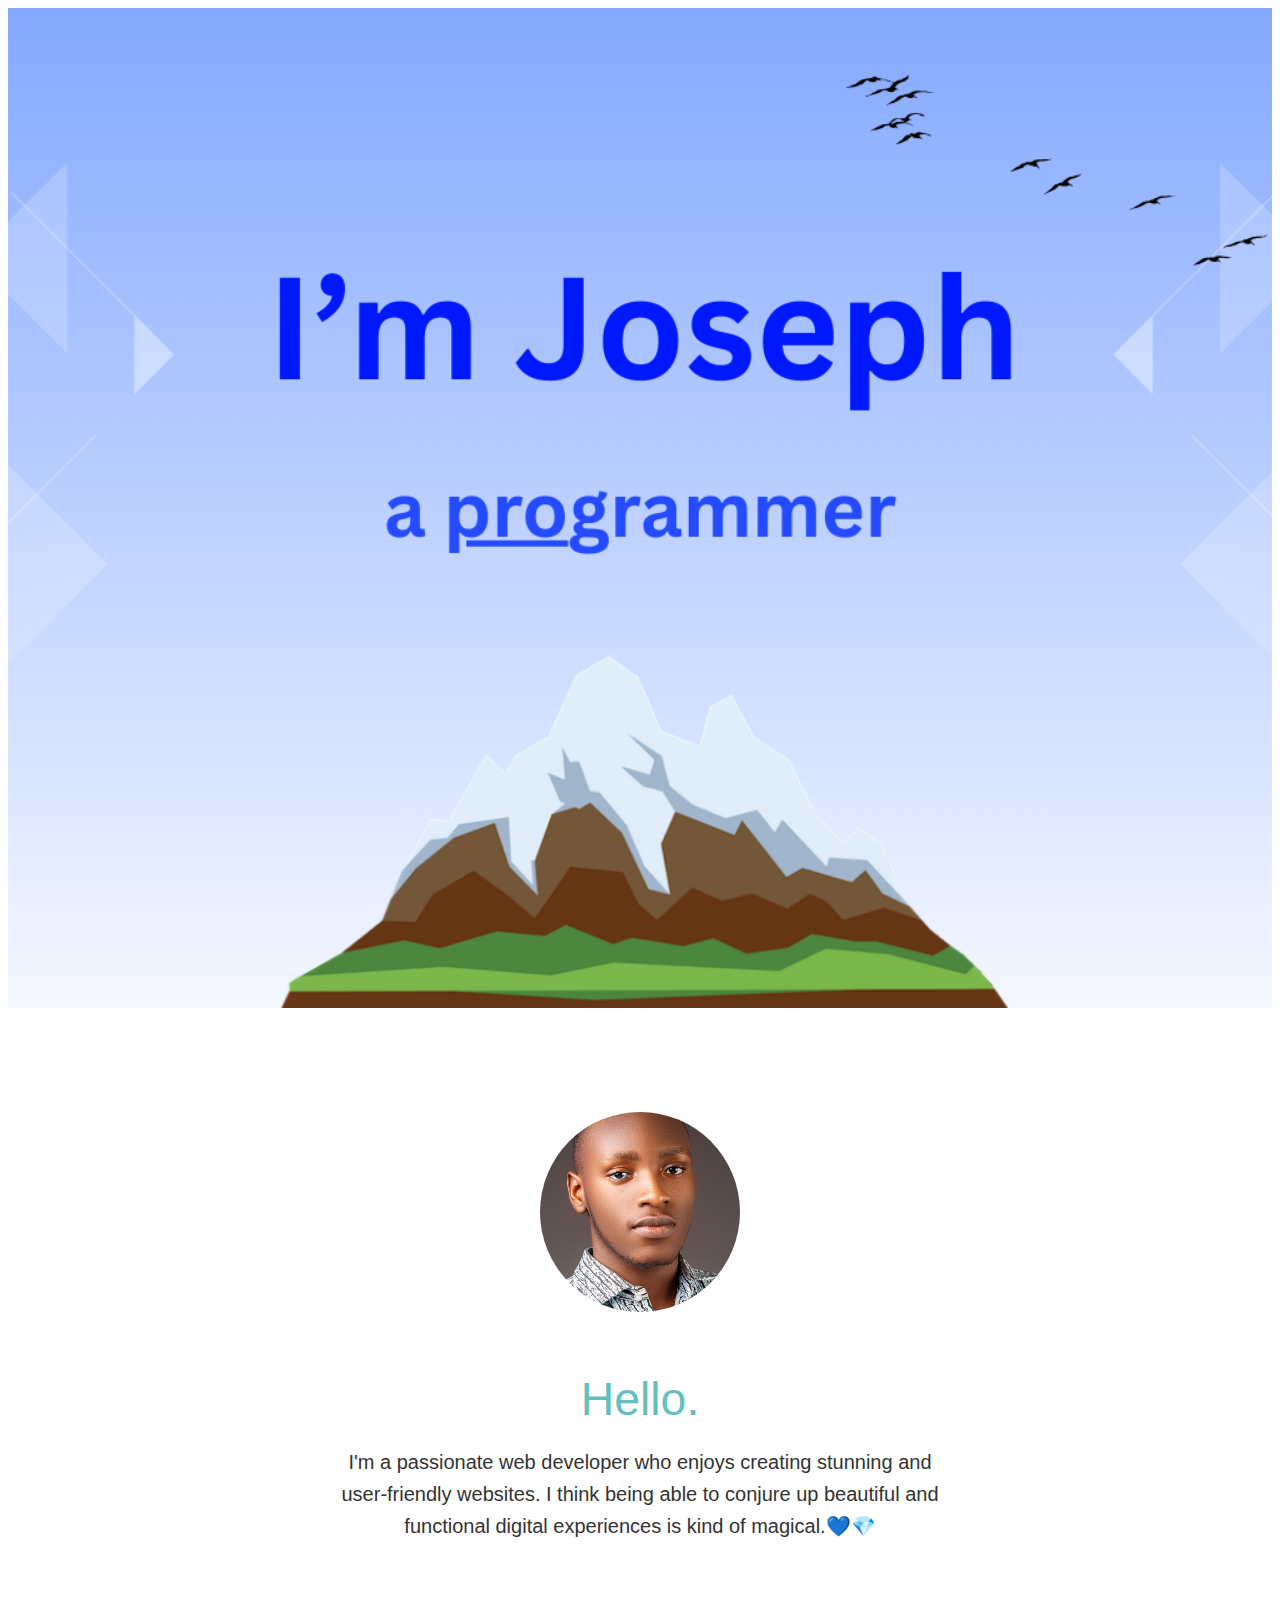
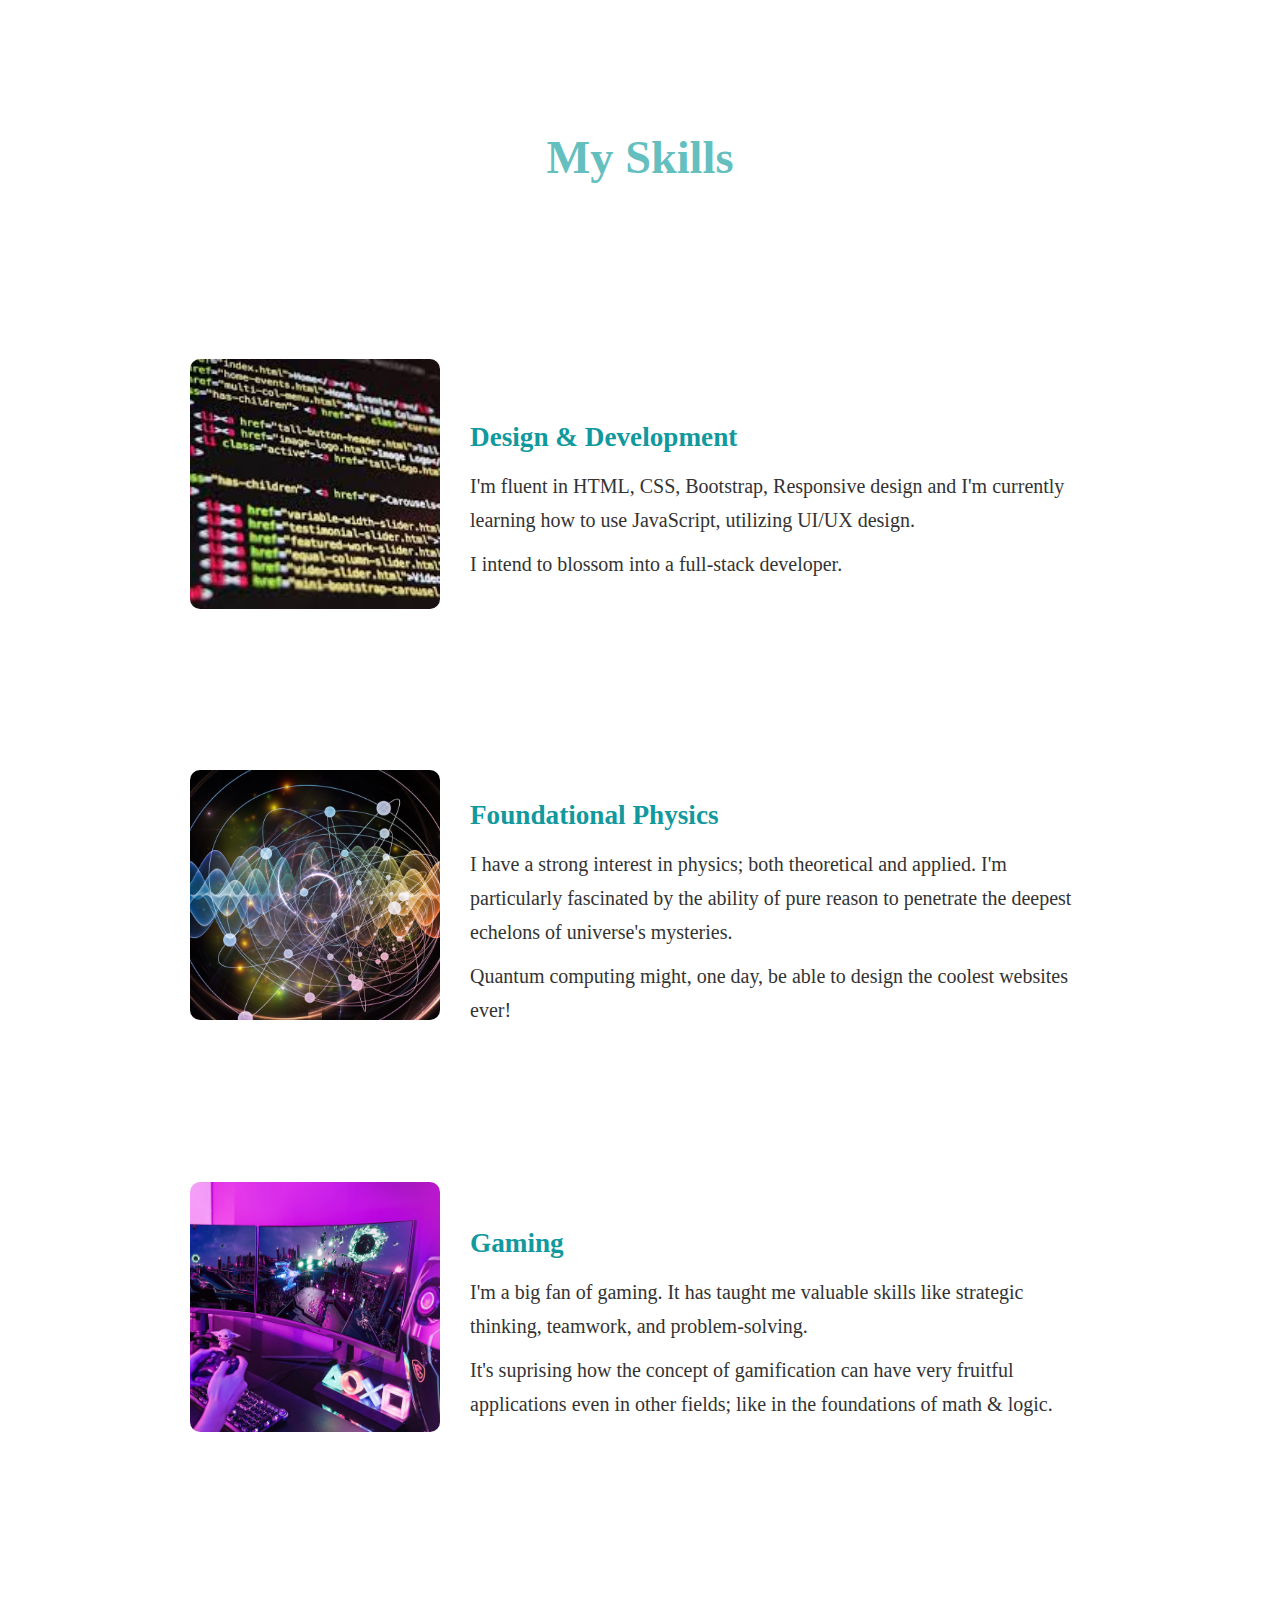
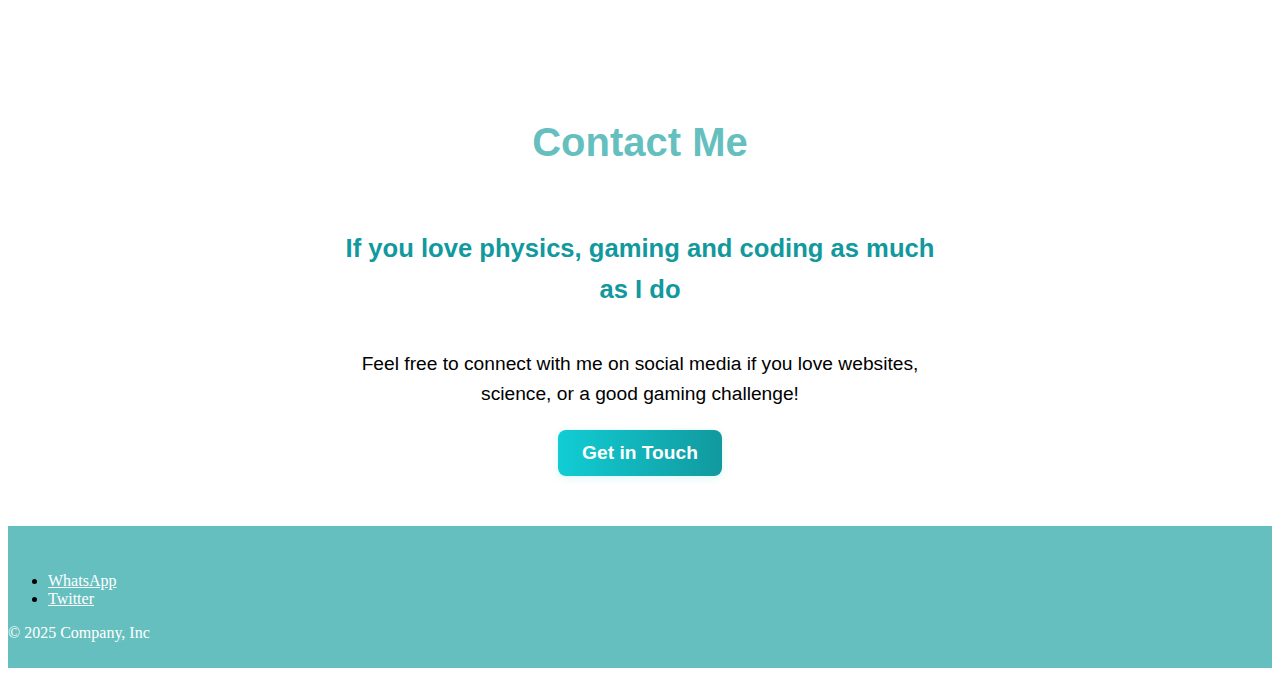
<file: index.html>
<!DOCTYPE html>
<html lang="en">

<head>
    <meta charset="UTF-8">
    <meta name="viewport" content="width=device-width, initial-scale=1.0">
    <title> I'm Joseph</title>

    <link rel="stylesheet" href="styles.css">

    <link href="https://cdn.jsdelivr.net/npm/bootstrap@5.3.8/dist/css/bootstrap.min.css" rel="stylesheet"
        integrity="sha384-sRIl4kxILFvY47J16cr9ZwB07vP4J8+LH7qKQnuqkuIAvNWLzeN8tE5YBujZqJLB" crossorigin="anonymous">
</head>


<body>

    <section id="hero">
        <img src="./I’m Joseph.png" alt="I'm Joseph" class="hero-image">
    </section>


    <section id="about">
        <div class="middle-container">
            <div class="profile">
                <img src="./Screenshot_20230121-164806.jpg" alt="Profile Picture" class="profile-image">
                <h2 class="profile-name">Hello.</h2>
                <p class="intro">I'm a passionate web developer who enjoys creating stunning and
                    user-friendly websites. I think being able to conjure up beautiful and functional
                    digital experiences is kind of magical.💙💎
                </p>
            </div>

            <div class="my-skills">
                <h2 class="skills-heading">My Skills</h2>
                <div class="container-coding">
                    <img src="./coding.jpg" alt="coding image" class="coding-img">
                    <div class="skills-text">
                        <h4 class="skills-title">Design & Development</h4>
                        <p class="skills-description">I'm fluent in HTML, CSS, Bootstrap, Responsive design
                            and I'm currently learning how to use JavaScript, utilizing UI/UX design.
                            <span class="next-line">I intend to blossom into a full-stack developer.</span>
                        </p>
                    </div>
                </div>

                <div class="container-coding">
                    <img src="./Quantum waves.png" alt="Quantum waves image" class="quantum-img">
                    <div class="skills-text">
                        <h4 class="skills-title">Foundational Physics</h4>
                        <p class="skills-description">I have a strong interest in physics; both theoretical
                            and applied. I'm particularly fascinated by the ability of pure reason to penetrate the
                            deepest echelons of universe's mysteries.
                            <span class="next-line">Quantum computing might, one day, be able to design the coolest websites ever!
                            </span>
                        </p>
                    </div>
                </div>

                <div class="container-coding">
                    <img src="./gaming setup.jpg" alt="Gaming setup image" class="gaming">
                    <div class="skills-text">
                        <h4 class="skills-title">Gaming</h4>
                        <p class="skills-description">I'm a big fan of gaming. It has taught me valuable skills like
                            strategic thinking, teamwork, and problem-solving.

                            <span class="next-line">It's suprising how the concept of gamification can have very fruitful
                                applications
                                even in other fields; like in the foundations of math & logic.</span>
                        </p>
                    </div>
                </div>
            </div>
        </div>
    </section>


    <section id="contact">
        <div class="contact-section">
            <h2 class="contact-heading">Contact Me</h2>
            <h5 class="prompt">If you love physics, gaming and coding as much as I do</h5>
            <p class="contact-description">
                Feel free to connect with me on social media if you love websites, science, or a good gaming challenge!
            </p>
            <a href="contact.html"><button class="contact-button">Get in Touch</button></a>
        </div>
    </section>


    <section id="footer">
        <footer class="py-3 my-4">
            <div class="bottom-container">
                <ul class="nav justify-content-center border-bottom pb-3 mb-3">
                    <li class="nav-item"><a href="https://wa.me/2349016755070" class="nav-link px-2 text-body-secondary">WhatsApp</a></li>
                    <li class="nav-item"><a href="https://x.com/FaladeJoseph7?t=rqIvjA-RMQjUrI1jjbra4Q&s=09" class="nav-link px-2 text-body-secondary">Twitter</a></li>
                </ul>
                <p class="text-center text-body-secondary">© 2025 Company, Inc</p>
            </div>
        </footer>
    </section>


    <script src="https://cdn.jsdelivr.net/npm/bootstrap@5.3.8/dist/js/bootstrap.bundle.min.js"
        integrity="sha384-FKyoEForCGlyvwx9Hj09JcYn3nv7wiPVlz7YYwJrWVcXK/BmnVDxM+D2scQbITxI"
        crossorigin="anonymous"></script>
</body>

</html>
</file>
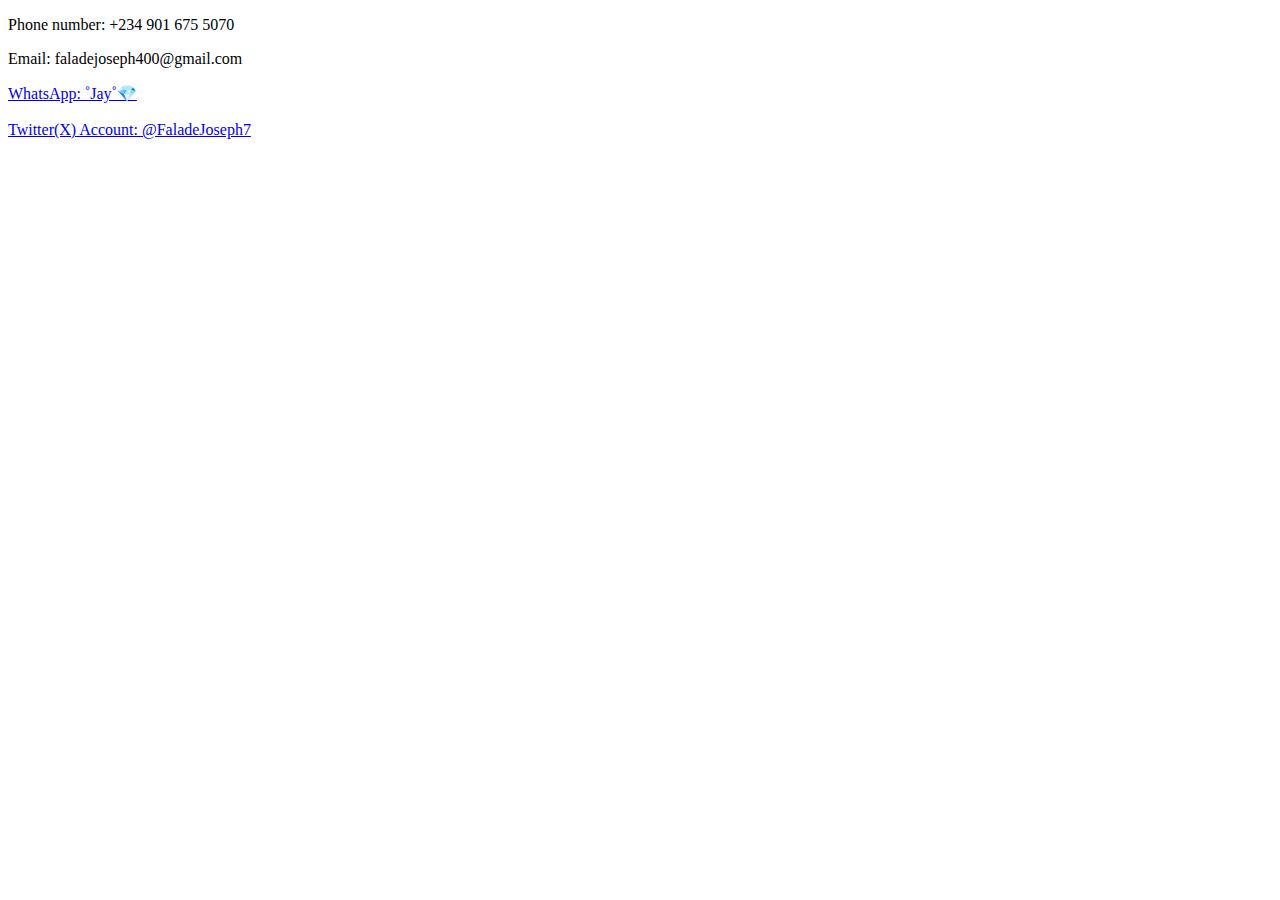
<file: contact.html>
<!DOCTYPE html>
<html lang="en">

<head>
    <meta charset="UTF-8">
    <meta name="viewport" content="width=device-width, initial-scale=1.0">
    <title>Contact</title>
</head>

<body>
    <p>Phone number: +234 901 675 5070</p>
    <p>Email: faladejoseph400@gmail.com</p>
    <a href="https://wa.me/2349016755070">WhatsApp: ˚Jay˚💎</a>
    <br/>
    <br/>
    <a href="https://x.com/FaladeJoseph7?t=rqIvjA-RMQjUrI1jjbra4Q&s=09">Twitter(X) Account: @FaladeJoseph7</a>
</body>

</html>
</file>
<file: styles.css>
@media (max-width: 900px) {
    .container-coding {
        flex-direction: column;
        align-items: center;
        max-width: 98vw;
        margin-top: 60px;
        gap: 20px;
    }

    .skills-text {
        max-width: 90vw;
        text-align: center;
        align-items: center;
        min-height: unset;
    }

    .coding-img,
    .quantum-img,
    .gaming {
        width: 60vw;
        max-width: 160px;
        height: auto;
    }

    .skills-description {
        text-align: center;
    }
}


.hero-image {
    height: 1000px;
    width: 100%;
    object-fit: cover;
}

.profile-image {
    display: block;
    margin: 0 auto;
    width: 200px;
    height: 200px;
    border-radius: 50%;
    object-fit: cover;
    margin-bottom: 60px;
}

.profile {
    display: block;
    margin: 0 auto;
    text-align: center;
    padding: 50px 20px;
    padding-top: 100px;
}

.profile-name {
    font-size: 2.9rem;
    color: #66bfbf;
    font-weight: 300;
    margin-bottom: 20px;
    font-family: 'Glacial Indifference', Arial, sans-serif;
}

.intro {
    font-size: 1.25rem;
    color: #333;
    text-align: center;
    max-width: 600px;
    margin: 0 auto;
    line-height: 1.6;
    font-family: 'Glacial Indifference', Arial, sans-serif;
}

.my-skills {
    display: flex;
    flex-direction: column;
    align-items: center;
    margin-top: 100px;
}

.skills-heading {
    font-size: 2.9rem;
    color: #66bfbf;
    text-align: center;
    margin-bottom: 20px;
}

.container-coding {
    display: flex;
    flex-direction: row;
    align-items: center;
    justify-content: center;
    gap: 30px;
    width: 100%;
    max-width: 900px;
    margin-top: 150px;
}

.coding-img,
.quantum-img,
.gaming {
    width: 250px;
    height: 250px;
    object-fit: cover;
    border-radius: 10px;
}

.skills-text {
    min-height: 260px;
    display: flex;
    flex-direction: column;
    justify-content: center;
    min-width: 180px;
    max-width: 650px;
}

.skills-title {
    color: #11999e;
    font-size: 1.7rem;
    font-weight: 600;
    margin-bottom: 16px;
}

.skills-description {
    font-size: 1.25rem;
    color: #333;
    text-align: left;
    line-height: 1.7;
    margin: 0;
}

h4 {
    color: #11999e;
    margin-bottom: 10px;
}

.next-line {
    display: block;
    margin-top: 10px;
}



.contact-section {
    display: flex;
    flex-direction: column;
    align-items: center;
    justify-content: center;
    width: 100%;
    max-width: 700px;
    margin: 100px auto 0 auto;
    margin-top: 200px;
    padding: 50px 20px;
    text-align: center;
}

.bottom-container {
    background-color: #66bfbf;
    padding: 30px 0 10px;
    margin-bottom: 0;
}

footer.py-3.my-4 {
    margin-bottom: 0 !important;
    padding-bottom: 0 !important;
}

.text-body-secondary {
    color: white;
}

.contact-heading {
    font-size: 2.5rem;
    color: #66bfbf;
    margin-bottom: 20px;
    font-family: 'Glacial Indifference', Arial, sans-serif;
}

.prompt {
    font-size: 1.6rem;
    color: #11999e;
    margin-bottom: 20px;
    max-width: 600px;
    line-height: 1.6;
    font-family: 'Glacial Indifference', Arial, sans-serif;
}


.contact-description {
    font-size: 1.2rem;
    margin-bottom: 20px;
    max-width: 600px;
    line-height: 1.6;
    font-family: 'Glacial Indifference', Arial, sans-serif;
}

.contact-button {
    background: linear-gradient(90deg, #11cdd4 0%, #11999e 100%);
    border: none;
    color: white;
    padding: 12px 24px;
    border-radius: 8px;
    cursor: pointer;
    font-size: 1.2rem;
    font-weight: 600;
    box-shadow: 0 2px 8px rgba(17, 205, 212, 0.15);
    transition: background 0.3s;
}

.contact-button:hover {
    background: linear-gradient(90deg, #11999e 0%, #11cdd4 100%);
}
</file>
